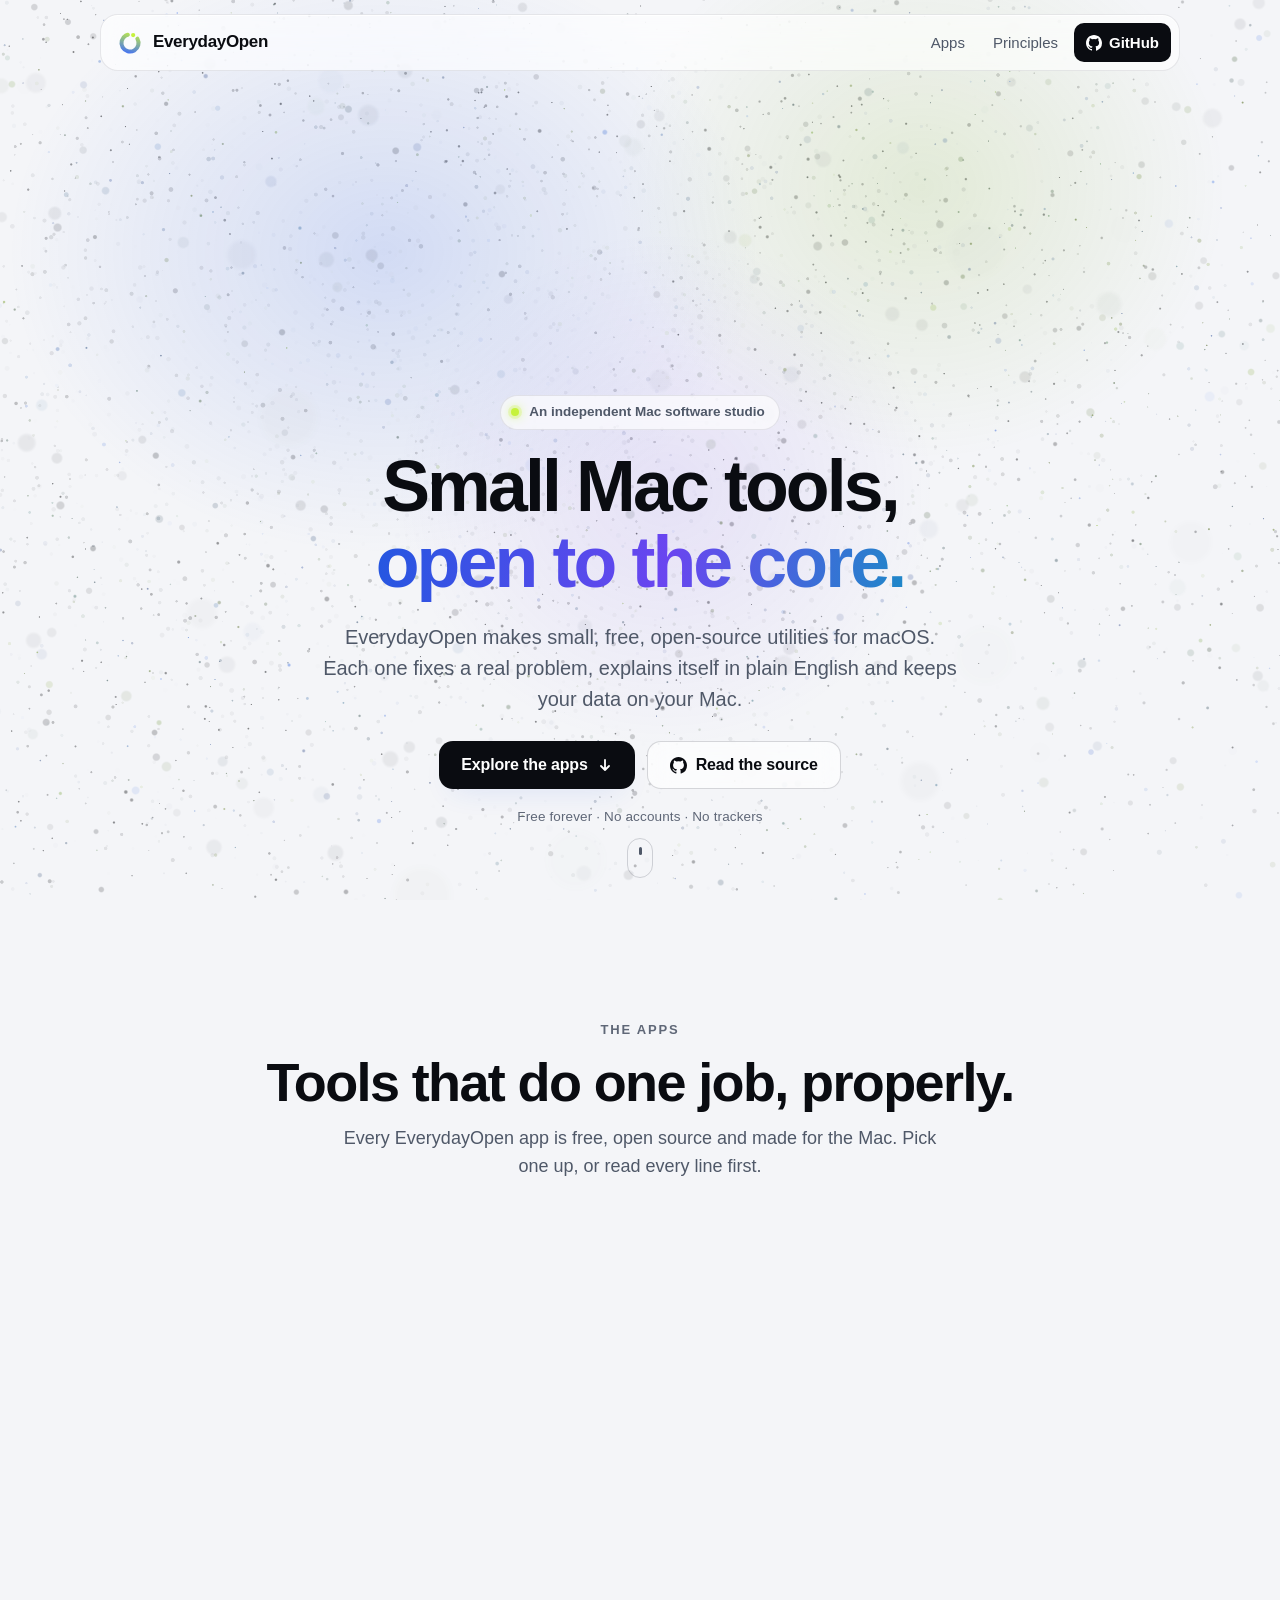
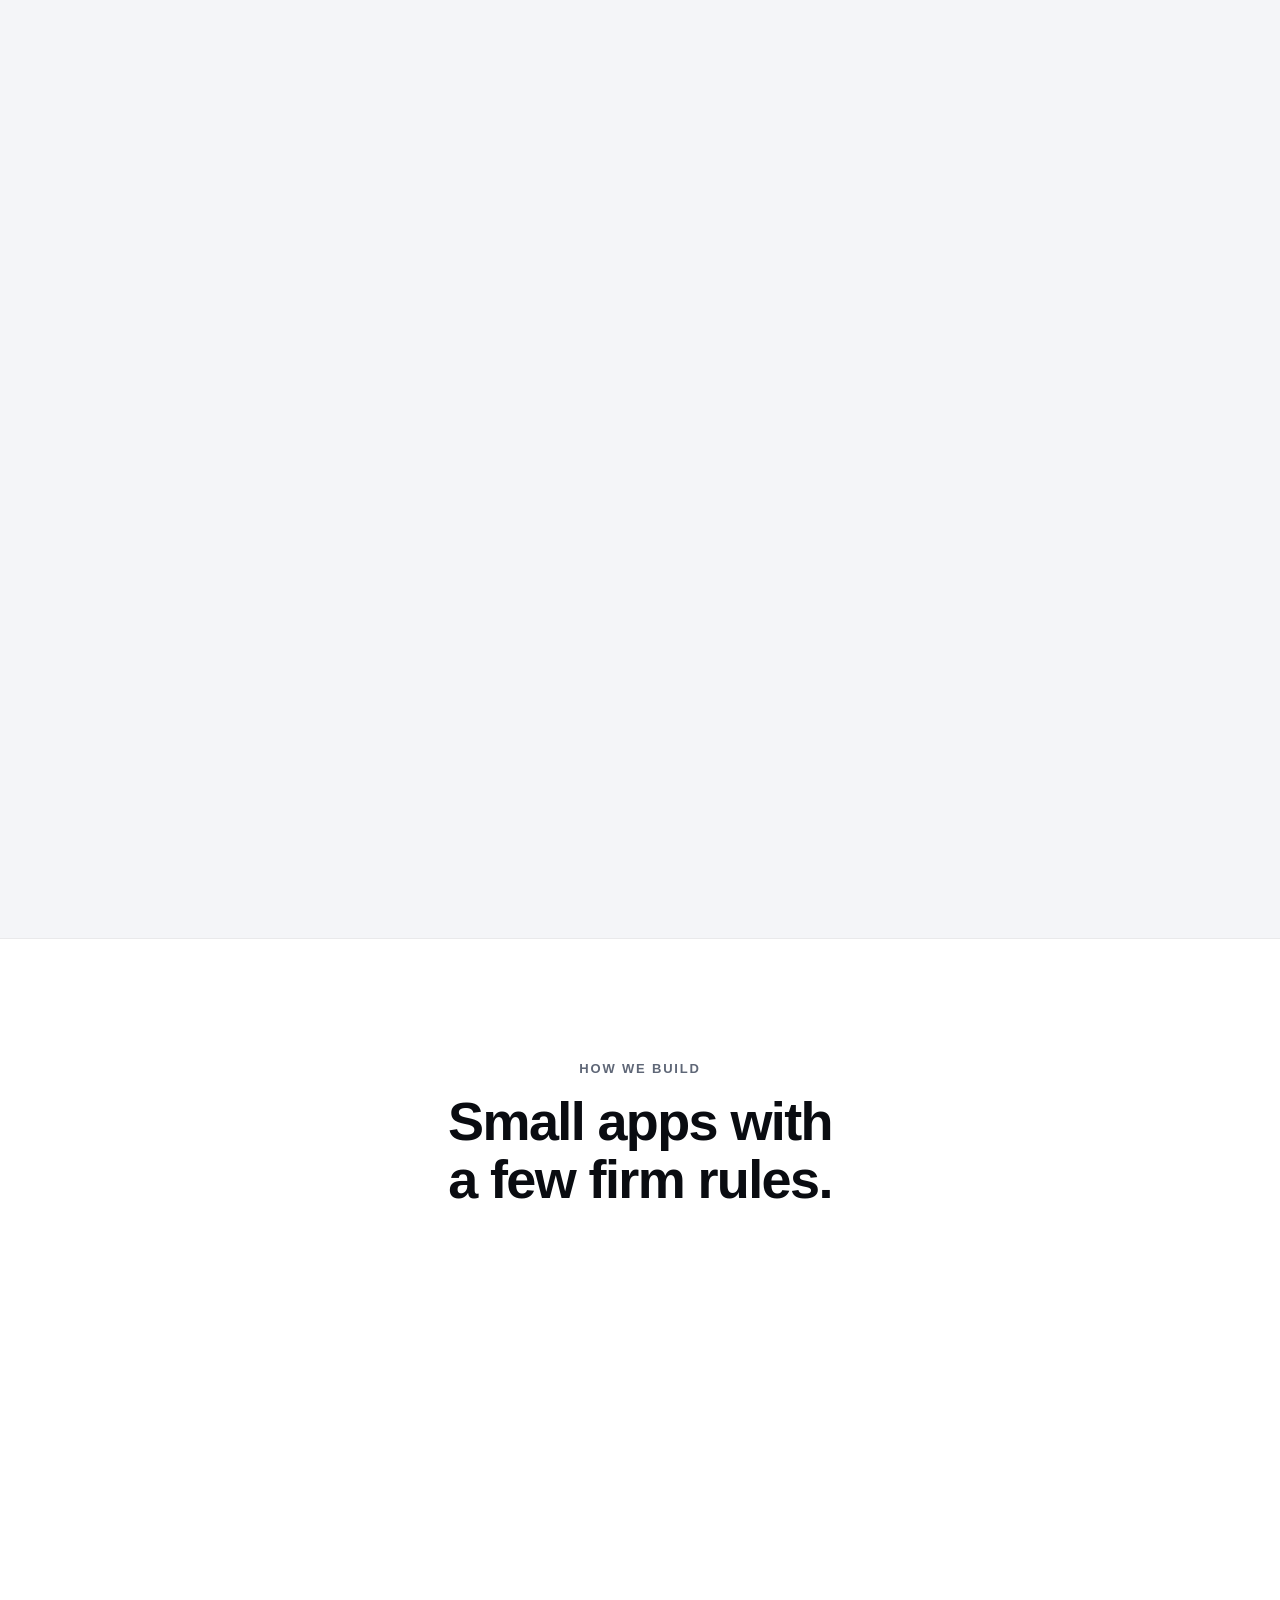
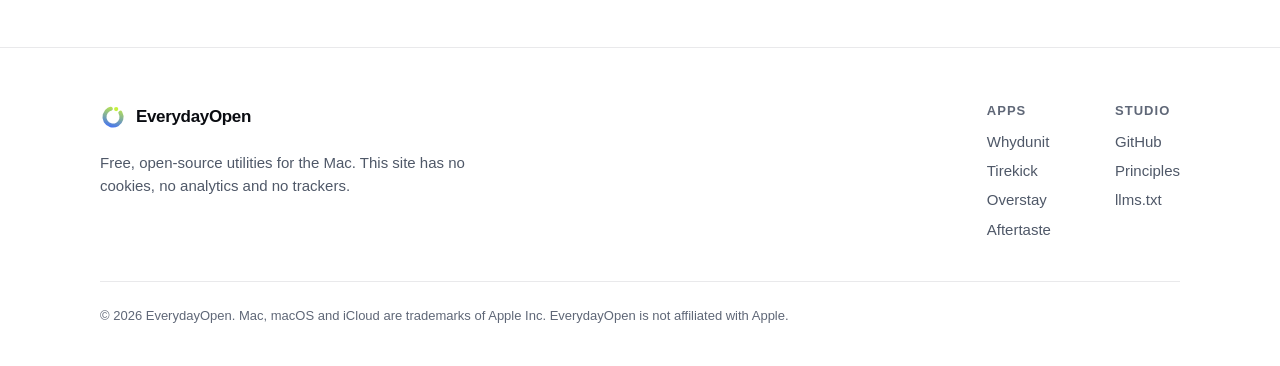
<file: index.html>
<!doctype html>
<html lang="en">
<head>
<meta charset="utf-8">
<meta name="viewport" content="width=device-width, initial-scale=1, viewport-fit=cover">
<meta http-equiv="Content-Security-Policy" content="default-src 'self'; script-src 'self'; style-src 'self'; img-src 'self' data:; connect-src 'self'; base-uri 'none'; form-action 'none'; object-src 'none'">
<meta name="referrer" content="strict-origin-when-cross-origin">
<meta name="color-scheme" content="light dark">
<meta name="theme-color" content="#F4F5F8" media="(prefers-color-scheme: light)">
<meta name="theme-color" content="#05060A" media="(prefers-color-scheme: dark)">
<title>EverydayOpen · Free, open-source Mac utilities</title>
<meta name="description" content="EverydayOpen makes small, free, open-source utilities for macOS: Whydunit fixes iCloud Drive files that won't upload, Tirekick checks a used Mac before you pay. No accounts, no trackers.">
<link rel="canonical" href="https://everydayopen.github.io/">
<meta property="og:type" content="website">
<meta property="og:site_name" content="EverydayOpen">
<meta property="og:title" content="EverydayOpen · Free, open-source Mac utilities">
<meta property="og:description" content="Small Mac tools that fix one real problem, explain themselves in plain English and keep your data on your Mac.">
<meta property="og:url" content="https://everydayopen.github.io/">
<meta property="og:image" content="https://everydayopen.github.io/og.png">
<meta property="og:image:width" content="1200">
<meta property="og:image:height" content="630">
<meta property="og:image:alt" content="The EverydayOpen wordmark made of glowing particles, above the Whydunit and Tirekick app icons.">
<meta name="twitter:card" content="summary_large_image">
<meta name="twitter:title" content="EverydayOpen · Free, open-source Mac utilities">
<meta name="twitter:description" content="Small Mac tools that fix one real problem, explain themselves in plain English and keep your data on your Mac.">
<meta name="twitter:image" content="https://everydayopen.github.io/og.png">
<link rel="icon" href="favicon.svg" type="image/svg+xml">
<link rel="icon" href="favicon-32.png" type="image/png" sizes="32x32">
<link rel="apple-touch-icon" href="apple-touch-icon.png">
<link rel="stylesheet" href="style.css">
<script src="scene.js" defer></script>
</head>
<body>
<svg class="sprite" aria-hidden="true" focusable="false">
  <defs>
    <linearGradient id="ring" x1="0" y1="1" x2="1" y2="0">
      <stop offset="0" stop-color="#3D6BFF"/>
      <stop offset="1" stop-color="#C6F23C"/>
    </linearGradient>
  </defs>
  <symbol id="mark" viewBox="0 0 32 32">
    <circle cx="16" cy="16" r="10.5" fill="none" stroke="url(#ring)" stroke-width="5" stroke-linecap="round" stroke-dasharray="52 14" transform="rotate(-30 16 16)"/>
    <circle cx="19.9" cy="6.3" r="2.6" fill="#C6F23C"/>
  </symbol>
  <symbol id="gh" viewBox="0 0 16 16">
    <path fill="currentColor" d="M8 0C3.58 0 0 3.58 0 8c0 3.54 2.29 6.53 5.47 7.59.4.07.55-.17.55-.38v-1.33c-2.23.48-2.7-1.07-2.7-1.07-.36-.92-.89-1.17-.89-1.17-.73-.5.05-.49.05-.49.8.06 1.23.83 1.23.83.72 1.22 1.87.87 2.33.66.07-.52.28-.87.5-1.07-1.78-.2-3.64-.89-3.64-3.95 0-.87.31-1.59.82-2.15-.08-.2-.36-1.02.08-2.12 0 0 .67-.21 2.2.82a7.6 7.6 0 0 1 4 0c1.53-1.04 2.2-.82 2.2-.82.44 1.1.16 1.92.08 2.12.51.56.82 1.28.82 2.15 0 3.07-1.87 3.75-3.65 3.95.29.25.54.73.54 1.48v2.2c0 .21.15.46.55.38A8.01 8.01 0 0 0 16 8c0-4.42-3.58-8-8-8Z"/>
  </symbol>
</svg>

<a class="skip" href="#apps">Skip to the apps</a>

<canvas id="scene" aria-hidden="true"></canvas>

<div id="stage">
  <header class="nav">
    <a class="brand" href="./" aria-label="EverydayOpen home">
      <svg width="26" height="26" aria-hidden="true"><use href="#mark"/></svg>
      <span>EverydayOpen</span>
    </a>
    <nav aria-label="Main">
      <a href="#apps">Apps</a>
      <a href="#principles">Principles</a>
      <a class="nav-gh" href="https://github.com/EverydayOpen" rel="noopener noreferrer"><svg width="16" height="16" aria-hidden="true"><use href="#gh"/></svg>GitHub</a>
    </nav>
  </header>

  <main>
    <section class="hero" aria-labelledby="hero-title">
      <div class="mark-slot" aria-hidden="true">
        <p class="mark-fallback">Everyday<span>Open</span></p>
      </div>
      <div class="hero-copy">
        <p class="eyebrow"><span class="dot" aria-hidden="true"></span>An independent Mac software studio</p>
        <h1 id="hero-title">Small Mac tools, <span class="grad">open to the core.</span></h1>
        <p class="lede">EverydayOpen makes small, free, open-source utilities for macOS. Each one fixes a real problem, explains itself in plain English and keeps your data on your Mac.</p>
        <div class="cta">
          <a class="btn btn-primary" href="#apps">Explore the apps<svg width="16" height="16" viewBox="0 0 16 16" aria-hidden="true"><path fill="none" stroke="currentColor" stroke-width="1.8" stroke-linecap="round" stroke-linejoin="round" d="M8 3v10m0 0 4-4m-4 4L4 9"/></svg></a>
          <a class="btn btn-quiet" href="https://github.com/EverydayOpen" rel="noopener noreferrer"><svg width="17" height="17" aria-hidden="true"><use href="#gh"/></svg>Read the source</a>
        </div>
        <p class="fine">Free forever · No accounts · No trackers</p>
      </div>
      <a class="scroll-cue" href="#apps" tabindex="-1" aria-hidden="true"><span></span></a>
    </section>

    <section id="apps" class="apps" aria-labelledby="apps-title">
      <div class="section-head">
        <p class="kicker">The apps</p>
        <h2 id="apps-title">Tools that do one job, properly.</h2>
        <p class="sub">Every EverydayOpen app is free, open source and made for the Mac. Pick one up, or read every line first.</p>
      </div>
      <ul class="app-grid">
<!-- apps:start -->
<li class="app app--whydunit reveal" data-theme="light" data-glow="#5B86FF" data-glow-light="#2457E0">
  <div class="app-head">
    <img src="assets/whydunit.png" alt="Whydunit app icon" width="84" height="84" loading="lazy" decoding="async">
    <div>
      <h3><a href="https://everydayopen.github.io/whydunit/">Whydunit</a></h3>
      <p class="app-meta"><span class="pill">Beta</span>macOS 15+ · Free</p>
    </div>
  </div>
  <p class="app-tag">Find out why your iCloud Drive files won&#x27;t upload, and fix them without losing a thing.</p>
  <div class="app-links">
    <a class="btn btn-accent" href="https://github.com/EverydayOpen/whydunit/releases" rel="noopener noreferrer">Download<span class="sr"> Whydunit</span> <small>v0.1.0-beta.2</small></a>
    <a class="btn btn-line" href="https://everydayopen.github.io/whydunit/">Website<span class="sr"> for Whydunit</span></a>
    <a class="btn btn-text" href="https://github.com/EverydayOpen/whydunit" rel="noopener noreferrer"><svg width="16" height="16" aria-hidden="true"><use href="#gh"/></svg>Source<span class="sr"> code for Whydunit</span></a>
  </div>
</li>
<li class="app app--tirekick reveal" data-theme="dark" data-glow="#C6F23C" data-glow-light="#6F9A00">
  <div class="app-head">
    <img src="assets/tirekick.png" alt="Tirekick app icon" width="84" height="84" loading="lazy" decoding="async">
    <div>
      <h3><a href="https://everydayopen.github.io/tirekick/">Tirekick</a></h3>
      <p class="app-meta"><span class="pill">Beta</span>macOS 13+ · Free</p>
    </div>
  </div>
  <p class="app-tag">Kick the tires on a used Mac before you pay: locks, battery, SSD, keys, screen and updates in two minutes.</p>
  <div class="app-links">
    <a class="btn btn-accent" href="https://github.com/EverydayOpen/tirekick/releases" rel="noopener noreferrer">Download<span class="sr"> Tirekick</span> <small>v0.1.0-beta.2</small></a>
    <a class="btn btn-line" href="https://everydayopen.github.io/tirekick/">Website<span class="sr"> for Tirekick</span></a>
    <a class="btn btn-text" href="https://github.com/EverydayOpen/tirekick" rel="noopener noreferrer"><svg width="16" height="16" aria-hidden="true"><use href="#gh"/></svg>Source<span class="sr"> code for Tirekick</span></a>
  </div>
</li>
<li class="app app--overstay reveal" data-theme="dark" data-glow="#F2A93B" data-glow-light="#9A5B00">
  <div class="app-head">
    <img src="assets/overstay.png" alt="Overstay app icon" width="84" height="84" loading="lazy" decoding="async">
    <div>
      <h3><a href="https://everydayopen.github.io/overstay/">Overstay</a></h3>
      <p class="app-meta"><span class="pill">Beta</span>macOS 13+ · Free</p>
    </div>
  </div>
  <p class="app-tag">Find and stop the processes your AI coding agents left running. Free, open source, no permissions.</p>
  <div class="app-links">
    <a class="btn btn-accent" href="https://github.com/EverydayOpen/overstay/releases" rel="noopener noreferrer">Download<span class="sr"> Overstay</span> <small>v0.1.0-beta.1</small></a>
    <a class="btn btn-line" href="https://everydayopen.github.io/overstay/">Website<span class="sr"> for Overstay</span></a>
    <a class="btn btn-text" href="https://github.com/EverydayOpen/overstay" rel="noopener noreferrer"><svg width="16" height="16" aria-hidden="true"><use href="#gh"/></svg>Source<span class="sr"> code for Overstay</span></a>
  </div>
</li>
<li class="app app--aftertaste reveal" data-theme="dark" data-glow="#A99BFF" data-glow-light="#5A44C4">
  <div class="app-head">
    <img src="assets/aftertaste.png" alt="Aftertaste app icon" width="84" height="84" loading="lazy" decoding="async">
    <div>
      <h3><a href="https://everydayopen.github.io/aftertaste/">Aftertaste</a></h3>
      <p class="app-meta"><span class="pill">Beta</span>macOS 13+ · Free</p>
    </div>
  </div>
  <p class="app-tag">Find what an uninstalled Mac app left behind, see why, and move it to the Trash with Undo. Free, open source, honest about what no app can erase.</p>
  <div class="app-links">
    <a class="btn btn-accent" href="https://github.com/EverydayOpen/aftertaste/releases" rel="noopener noreferrer">Download<span class="sr"> Aftertaste</span> <small>v0.1.0-beta.1</small></a>
    <a class="btn btn-line" href="https://everydayopen.github.io/aftertaste/">Website<span class="sr"> for Aftertaste</span></a>
    <a class="btn btn-text" href="https://github.com/EverydayOpen/aftertaste" rel="noopener noreferrer"><svg width="16" height="16" aria-hidden="true"><use href="#gh"/></svg>Source<span class="sr"> code for Aftertaste</span></a>
  </div>
</li>
<!-- apps:end -->
      </ul>
      <aside class="next reveal">
        <svg width="34" height="34" aria-hidden="true"><use href="#mark"/></svg>
        <p><strong>Something new is in the workshop.</strong> Follow EverydayOpen on GitHub to hear about the next app first.</p>
        <a class="btn btn-line btn-sm" href="https://github.com/EverydayOpen" rel="noopener noreferrer">Follow on GitHub</a>
      </aside>
    </section>
  </main>
</div>

<section id="principles" class="principles" aria-labelledby="principles-title">
  <div class="section-head">
    <p class="kicker">How we build</p>
    <h2 id="principles-title">Small apps with a few firm rules.</h2>
  </div>
  <ol class="rules">
    <li class="rule reveal">
      <svg viewBox="0 0 24 24" aria-hidden="true"><path d="M12 3v18M17 7.5c0-1.9-2.2-3-5-3s-5 1.1-5 3 2.2 2.6 5 3 5 1.4 5 3.3-2.2 3.2-5 3.2-5-1.3-5-3.2"/></svg>
      <h3>Free. Really.</h3>
      <p>No trial, no paywall, no account, no upsell. The apps are free, and they stay free.</p>
    </li>
    <li class="rule reveal">
      <svg viewBox="0 0 24 24" aria-hidden="true"><path d="m8 7-5 5 5 5M16 7l5 5-5 5M13.5 4l-3 16"/></svg>
      <h3>Open source</h3>
      <p>Every line is on GitHub. Read it, build it yourself and check exactly what it does.</p>
    </li>
    <li class="rule reveal">
      <svg viewBox="0 0 24 24" aria-hidden="true"><path d="M12 3 5 6v5.5c0 4.3 3 8 7 9.5 4-1.5 7-5.2 7-9.5V6l-7-3Z"/><path d="m9 12 2 2 4-4"/></svg>
      <h3>Private by default</h3>
      <p>No analytics, no tracking, nothing sold. Your files and findings stay on your Mac.</p>
    </li>
    <li class="rule reveal">
      <svg viewBox="0 0 24 24" aria-hidden="true"><circle cx="11" cy="11" r="6.5"/><path d="m16 16 4.5 4.5M8.5 11h5"/></svg>
      <h3>Look before touching</h3>
      <p>Explain first, in plain English. Change as little as possible, and back up before anything does.</p>
    </li>
  </ol>
</section>

<footer class="foot">
  <div class="foot-brand">
    <a class="brand" href="./">
      <svg width="26" height="26" aria-hidden="true"><use href="#mark"/></svg>
      <span>EverydayOpen</span>
    </a>
    <p>Free, open-source utilities for the Mac. This site has no cookies, no analytics and no trackers.</p>
  </div>
  <nav class="foot-links" aria-label="Footer">
    <div>
      <h2>Apps</h2>
<!-- foot:start -->
      <a href="https://everydayopen.github.io/whydunit/">Whydunit</a>
      <a href="https://everydayopen.github.io/tirekick/">Tirekick</a>
      <a href="https://everydayopen.github.io/overstay/">Overstay</a>
      <a href="https://everydayopen.github.io/aftertaste/">Aftertaste</a>
<!-- foot:end -->
    </div>
    <div>
      <h2>Studio</h2>
      <a href="https://github.com/EverydayOpen" rel="noopener noreferrer">GitHub</a>
      <a href="#principles">Principles</a>
      <a href="llms.txt">llms.txt</a>
    </div>
  </nav>
  <p class="fine-print">© 2026 EverydayOpen. Mac, macOS and iCloud are trademarks of Apple Inc. EverydayOpen is not affiliated with Apple.</p>
</footer>
</body>
</html>
</file>
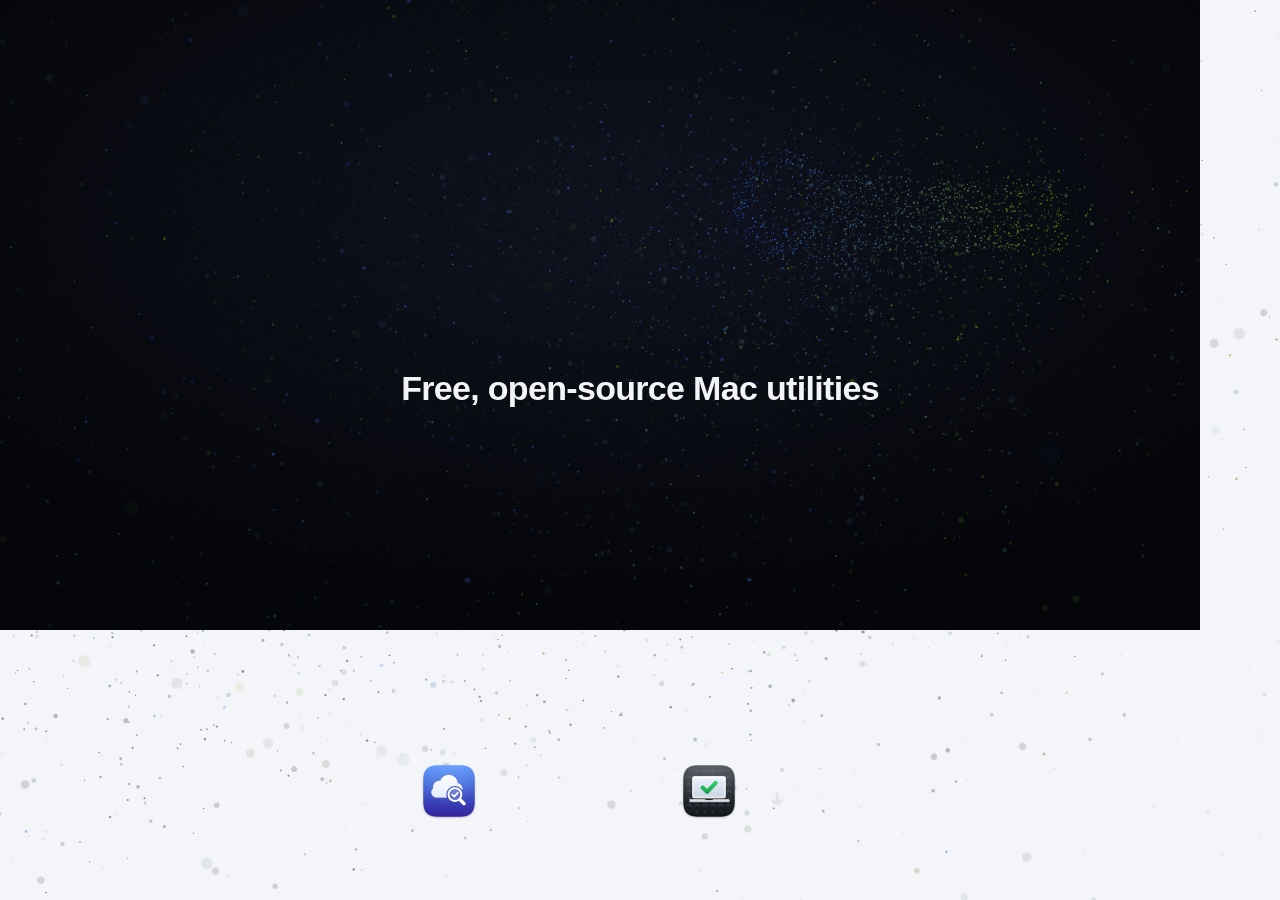
<file: tools/og.html>
<!doctype html>
<!-- Template for og.png; `python tools/build.py --images` screenshots it at 1200x630 (dark, reduced motion). -->
<html lang="en">
<head>
<meta charset="utf-8">
<meta name="robots" content="noindex">
<title>EverydayOpen social card</title>
<link rel="stylesheet" href="../style.css">
<link rel="stylesheet" href="og.css">
<script src="../scene.js" defer></script>
</head>
<body class="og">
<canvas id="scene" aria-hidden="true"></canvas>
<div class="mark-slot"><p class="mark-fallback">Everyday<span>Open</span></p></div>
<p class="og-tag">Free, open-source Mac utilities</p>
<ul class="og-apps">
  <li><img src="../assets/whydunit.png" alt="" width="64" height="64">Whydunit</li>
  <li><img src="../assets/tirekick.png" alt="" width="64" height="64">Tirekick</li>
</ul>
</body>
</html>
</file>
<file: style.css>
/* EverydayOpen studio site. System fonts only; light and dark are both designed, not inverted. */
:root {
  --bg: #F4F5F8;
  --panel: #FFFFFF;
  --fg: #0A0C11;
  --muted: #4F5868;
  --faint: #5F6777;
  --line: rgba(12, 18, 32, .09);
  --line2: rgba(12, 18, 32, .16);
  --glass: rgba(255, 255, 255, .66);
  --btn: #0A0C11;
  --on-btn: #FFFFFF;
  --focus: #2457E0;
  --grad: linear-gradient(100deg, #2457E0 0%, #6A45F0 55%, #1E88C8 100%);
  --glow1: rgba(36, 87, 224, .16);
  --glow2: rgba(120, 170, 20, .14);
  --glow3: rgba(122, 80, 240, .12);
  --shadow: 0 1px 0 rgba(255, 255, 255, .8) inset, 0 30px 60px -36px rgba(24, 40, 90, .35);
  --sans: -apple-system, BlinkMacSystemFont, "SF Pro Display", "Segoe UI Variable Display", "Segoe UI", Inter, Roboto, "Helvetica Neue", Arial, sans-serif;
  --mono: ui-monospace, "SF Mono", "Cascadia Code", Menlo, Consolas, monospace;
  color-scheme: light;
}
@media (prefers-color-scheme: dark) {
  :root {
    --bg: #05060A;
    --panel: #0B0D13;
    --fg: #F2F4F8;
    --muted: #A3ABBA;
    --faint: #8A92A3;
    --line: rgba(255, 255, 255, .08);
    --line2: rgba(255, 255, 255, .16);
    --glass: rgba(18, 21, 30, .58);
    --btn: #F2F4F8;
    --on-btn: #05060A;
    --focus: #C6F23C;
    --grad: linear-gradient(100deg, #86A8FF 0%, #8FE3FF 45%, #C6F23C 100%);
    --glow1: rgba(36, 87, 224, .30);
    --glow2: rgba(198, 242, 60, .10);
    --glow3: rgba(122, 80, 240, .18);
    --shadow: 0 1px 0 rgba(255, 255, 255, .06) inset, 0 40px 80px -40px rgba(0, 0, 0, .9);
    color-scheme: dark;
  }
}

*, *::before, *::after { box-sizing: border-box; }
html { background: var(--bg); scroll-behavior: smooth; -webkit-text-size-adjust: 100%; }
body {
  margin: 0; background: var(--bg); color: var(--fg);
  font: 17px/1.55 var(--sans); -webkit-font-smoothing: antialiased; text-rendering: optimizeLegibility;
  overflow-x: clip;
}
a { color: inherit; }
img { display: block; }
h1, h2, h3 { margin: 0; letter-spacing: -.03em; line-height: 1.06; text-wrap: balance; }
p { margin: 0; }
ul, ol { list-style: none; margin: 0; padding: 0; }
:focus-visible { outline: 2px solid var(--focus); outline-offset: 3px; border-radius: 8px; }
.sprite { position: absolute; width: 0; height: 0; }
.sr { position: absolute; width: 1px; height: 1px; overflow: hidden; clip-path: inset(50%); white-space: nowrap; }
.skip { position: absolute; left: 16px; top: -60px; z-index: 10; padding: 10px 16px; border-radius: 10px; background: var(--btn); color: var(--on-btn); }
.skip:focus { top: 16px; }

/* The canvas sits behind the hero and the apps; principles and footer cover it. */
#scene { position: fixed; inset: 0; width: 100%; height: 100vh; z-index: 0; pointer-events: none; display: none; }
.gl #scene { display: block; }
.gl.rm #scene { position: absolute; height: max(620px, 100svh); }
#stage, .principles, .foot { position: relative; z-index: 1; }

/* Nav */
.nav {
  position: absolute; top: 14px; left: 50%; transform: translateX(-50%); z-index: 5;
  width: min(1080px, calc(100% - 32px)); display: flex; align-items: center; justify-content: space-between;
  padding: 8px 8px 8px 16px; border: 1px solid var(--line); border-radius: 18px;
  background: var(--glass); backdrop-filter: blur(16px) saturate(1.5); -webkit-backdrop-filter: blur(16px) saturate(1.5);
  box-shadow: var(--shadow);
}
.brand { display: inline-flex; align-items: center; gap: 10px; font-weight: 700; letter-spacing: -.02em; text-decoration: none; font-size: 17px; }
.nav nav { display: flex; align-items: center; gap: 4px; }
.nav nav a { text-decoration: none; font-size: 15px; color: var(--muted); padding: 8px 12px; border-radius: 10px; }
.nav nav a:hover { color: var(--fg); }
.nav .nav-gh { display: inline-flex; align-items: center; gap: 7px; color: var(--on-btn); background: var(--btn); font-weight: 600; }
.nav .nav-gh:hover { color: var(--on-btn); opacity: .88; }

/* Buttons */
.btn {
  display: inline-flex; align-items: center; justify-content: center; gap: 9px; min-height: 48px; padding: 0 22px;
  border-radius: 14px; font-weight: 600; font-size: 16px; text-decoration: none; letter-spacing: -.01em; white-space: nowrap;
  transition: transform .15s ease, opacity .15s ease, background-color .15s ease, border-color .15s ease;
}
.btn:hover { transform: translateY(-1px); }
.btn:active { transform: translateY(0); }
.btn small { font-weight: 500; font-size: 12.5px; opacity: .9; letter-spacing: 0; }
.btn-sm { min-height: 40px; padding: 0 16px; font-size: 14.5px; }
.btn-primary { background: var(--btn); color: var(--on-btn); box-shadow: 0 12px 30px -14px var(--glow1); }
.btn-quiet { border: 1px solid var(--line2); background: var(--glass); backdrop-filter: blur(12px); -webkit-backdrop-filter: blur(12px); }
.btn-quiet:hover { border-color: var(--fg); }

/* Hero */
.hero {
  min-height: max(640px, 100svh); display: flex; flex-direction: column; align-items: center;
  padding: 96px 16px 72px; text-align: center; position: relative; isolation: isolate;
}
.hero::before {
  content: ""; position: absolute; inset: -20% 0 0; z-index: -1; pointer-events: none;
  background:
    radial-gradient(42% 40% at 30% 40%, var(--glow1), transparent 70%),
    radial-gradient(34% 36% at 72% 34%, var(--glow2), transparent 70%),
    radial-gradient(30% 34% at 52% 62%, var(--glow3), transparent 70%);
}
.mark-slot { width: min(1100px, 100%); flex: 1 1 auto; min-height: 150px; max-height: 340px; display: grid; place-items: center; }
.mark-fallback {
  font-weight: 800; font-size: clamp(52px, 11.5vw, 156px); letter-spacing: -.055em; line-height: 1; padding-bottom: .12em;
  background: linear-gradient(180deg, var(--fg), color-mix(in srgb, var(--fg) 55%, transparent)); -webkit-background-clip: text; background-clip: text; color: transparent;
}
.mark-fallback span { background: linear-gradient(100deg, #3D6BFF, #C6F23C); -webkit-background-clip: text; background-clip: text; }
.gl .mark-fallback { visibility: hidden; }
.hero-copy { max-width: 780px; display: grid; justify-items: center; gap: 18px; }
.eyebrow {
  display: inline-flex; align-items: center; gap: 10px; padding: 6px 14px 6px 10px; border-radius: 999px;
  font-size: 13.5px; font-weight: 550; color: var(--muted); background: var(--glass); border: 1px solid var(--line);
  backdrop-filter: blur(10px); -webkit-backdrop-filter: blur(10px);
}
.dot { width: 8px; height: 8px; border-radius: 50%; background: #C6F23C; box-shadow: 0 0 0 3px rgba(198, 242, 60, .25), 0 0 12px #C6F23C; }
.hero h1 { font-size: clamp(36px, 5.6vw, 72px); font-weight: 750; letter-spacing: -.04em; }
.grad { display: inline-block; background: var(--grad); -webkit-background-clip: text; background-clip: text; color: transparent; padding-bottom: .06em; }
.lede { font-size: clamp(17px, 1.6vw, 20px); color: var(--muted); max-width: 640px; text-wrap: pretty; }
.cta { display: flex; flex-wrap: wrap; justify-content: center; gap: 12px; margin-top: 8px; }
.fine { font-size: 13.5px; color: var(--faint); letter-spacing: .01em; }
.scroll-cue { position: absolute; bottom: 22px; left: 50%; transform: translateX(-50%); width: 26px; height: 40px; border: 1.5px solid var(--line2); border-radius: 13px; }
.scroll-cue span { position: absolute; left: 50%; top: 8px; width: 3px; height: 8px; margin-left: -1.5px; border-radius: 2px; background: var(--muted); animation: cue 2.2s ease-in-out infinite; }
@keyframes cue { 0%, 100% { transform: translateY(0); opacity: 1; } 60% { transform: translateY(12px); opacity: 0; } }

/* Sections */
.section-head { max-width: 780px; margin: 0 auto; text-align: center; display: grid; gap: 14px; justify-items: center; }
.kicker { font-size: 13px; font-weight: 650; letter-spacing: .14em; text-transform: uppercase; color: var(--faint); }
.section-head h2 { font-size: clamp(30px, 4.4vw, 54px); font-weight: 720; }
.sub { font-size: 18px; color: var(--muted); max-width: 600px; text-wrap: pretty; }

/* Apps: the space above each card is where the WebGL orbs dock. */
.apps { padding: 120px 16px 120px; }
.app-grid { width: min(1080px, 100%); margin: 220px auto 0; display: grid; grid-template-columns: repeat(auto-fit, minmax(min(100%, 440px), 1fr)); gap: 220px 28px; }
.app {
  --accent: #555; --on-accent: #fff; --glow: #888; --rx: 0deg; --ry: 0deg;
  position: relative; display: flex; flex-direction: column; gap: 22px; padding: 32px;
  border-radius: 28px; border: 1px solid var(--card-line); background: var(--card-bg); color: var(--card-fg);
  box-shadow: 0 1px 0 rgba(255, 255, 255, .06) inset, 0 30px 80px -40px color-mix(in srgb, var(--glow) 60%, transparent);
  transform: perspective(1200px) rotateX(var(--rx)) rotateY(var(--ry)); transition: transform .5s cubic-bezier(.2, .8, .2, 1);
}
.app.tilting { transition: transform .12s linear; }
.app[data-theme="light"] { --card-bg: linear-gradient(180deg, #FFFFFF, #F1F5FF); --card-fg: #0B1020; --card-muted: #4A5366; --card-line: rgba(11, 16, 32, .1); }
.app[data-theme="dark"] {
  --card-fg: #F2F2EE; --card-muted: #A3A69C; --card-line: rgba(255, 255, 255, .1);
  --card-bg: linear-gradient(rgba(255, 255, 255, .025) 1px, transparent 1px) 0 0 / 28px 28px, linear-gradient(90deg, rgba(255, 255, 255, .025) 1px, transparent 1px) 0 0 / 28px 28px, linear-gradient(180deg, #141412, #0A0A09);
}
/* The glow the orb casts on the card edge; also stands in for the orb without WebGL. */
.app::before {
  content: ""; position: absolute; left: 50%; top: -180px; width: 300px; height: 300px; transform: translateX(-50%); z-index: -1;
  background: radial-gradient(closest-side, color-mix(in srgb, var(--glow) 38%, transparent), transparent); pointer-events: none;
}
.app::after { content: ""; position: absolute; left: 18%; right: 18%; top: -1px; height: 1px; background: linear-gradient(90deg, transparent, var(--glow), transparent); }
.app-head { display: flex; align-items: center; gap: 18px; }
.app-head img { width: 84px; height: 84px; filter: drop-shadow(0 10px 18px rgba(0, 0, 0, .28)); }
.app h3 { font-size: 32px; font-weight: 750; }
.app h3 a { text-decoration: none; }
.app h3 a:hover { text-decoration: underline; text-decoration-thickness: 2px; text-underline-offset: 4px; }
.app-meta { margin-top: 8px; font-size: 13.5px; font-weight: 550; color: var(--card-muted); display: flex; align-items: center; gap: 10px; flex-wrap: wrap; }
.pill { display: inline-flex; align-items: center; gap: 6px; padding: 3px 10px; border-radius: 999px; border: 1px solid var(--card-line); color: var(--card-fg); }
.pill::before { content: ""; width: 6px; height: 6px; border-radius: 50%; background: var(--accent); box-shadow: 0 0 8px var(--accent); }
.app-tag { font-size: 19px; line-height: 1.5; color: var(--card-fg); text-wrap: pretty; flex: 1; }
.app-links { display: flex; flex-wrap: wrap; gap: 10px; align-items: center; }
.btn-accent { background: var(--accent); color: var(--on-accent); box-shadow: 0 12px 30px -14px var(--accent); }
.btn-line { border: 1px solid var(--card-line, var(--line2)); color: inherit; }
.btn-line:hover { background: color-mix(in srgb, currentColor 6%, transparent); }
.btn-text { color: var(--card-muted); padding: 0 12px; }
.btn-text:hover { color: var(--card-fg); }
.app :focus-visible { outline-color: var(--accent); }
.app[data-theme="light"] :focus-visible { outline-color: #2457E0; }

.next {
  width: min(1080px, 100%); margin: 64px auto 0; display: flex; align-items: center; gap: 18px; padding: 18px 18px 18px 22px;
  border-radius: 22px; border: 1px dashed var(--line2); color: var(--muted); background: var(--glass);
  backdrop-filter: blur(12px); -webkit-backdrop-filter: blur(12px);
}
.next p { flex: 1; text-wrap: pretty; }
.next strong { color: var(--fg); font-weight: 600; }
.next svg { flex: none; }

/* apps:start */
.app--whydunit { --accent: #2457E0; --on-accent: #FFFFFF; --glow: #5B86FF; }
.app--tirekick { --accent: #C6F23C; --on-accent: #0A0A09; --glow: #C6F23C; }
.app--overstay { --accent: #F2A93B; --on-accent: #1A1000; --glow: #F2A93B; }
.app--aftertaste { --accent: #A99BFF; --on-accent: #120B2E; --glow: #A99BFF; }
/* apps:end */

/* Principles */
.principles { background: var(--panel); border-top: 1px solid var(--line); padding: 120px 16px; }
.rules { width: min(1080px, 100%); margin: 64px auto 0; display: grid; grid-template-columns: repeat(auto-fit, minmax(min(100%, 230px), 1fr)); gap: 16px; }
.rule { padding: 26px 24px 28px; border: 1px solid var(--line); border-radius: 22px; background: var(--bg); display: grid; gap: 8px; align-content: start; }
.rule svg {
  width: 48px; height: 48px; padding: 11px; margin-bottom: 18px; border-radius: 14px; fill: none; stroke: var(--fg); stroke-width: 1.7; stroke-linecap: round; stroke-linejoin: round;
  border: 1px solid transparent; background: linear-gradient(var(--panel), var(--panel)) padding-box, var(--grad) border-box;
}
.rule h3 { font-size: 20px; font-weight: 700; letter-spacing: -.02em; }
.rule p { color: var(--muted); font-size: 15.5px; }

/* Footer */
.foot { background: var(--panel); border-top: 1px solid var(--line); padding: 56px max(16px, calc((100% - 1080px) / 2)) 40px; display: grid; grid-template-columns: 1fr auto; gap: 40px; }
.foot-brand { max-width: 380px; }
.foot-brand p { color: var(--muted); margin-top: 12px; font-size: 15px; }
.foot-links { display: flex; gap: 64px; }
.foot-links div { display: grid; gap: 6px; align-content: start; }
.foot-links h2 { font-size: 13px; font-weight: 650; letter-spacing: .08em; text-transform: uppercase; color: var(--faint); margin-bottom: 6px; }
.foot-links a { text-decoration: none; font-size: 15px; color: var(--muted); }
.foot-links a:hover { color: var(--fg); }
.fine-print { grid-column: 1 / -1; padding-top: 24px; border-top: 1px solid var(--line); color: var(--faint); font-size: 13px; }

/* Scroll reveal (scene.js adds .js to <html> and .in to each .reveal) */
.js .reveal { opacity: 0; translate: 0 22px; transition: opacity .8s ease, translate .8s cubic-bezier(.2, .8, .2, 1); }
.js .reveal.in { opacity: 1; translate: 0 0; }
.rules .rule:nth-child(2) { transition-delay: .08s; }
.rules .rule:nth-child(3) { transition-delay: .16s; }
.rules .rule:nth-child(4) { transition-delay: .24s; }

/* 404 */
.lost { min-height: 100svh; display: grid; place-content: center; justify-items: center; gap: 18px; padding: 24px 16px; text-align: center; }
.lost h1 { font-size: clamp(34px, 6vw, 60px); }
.lost p { color: var(--muted); max-width: 40ch; }

@media (max-width: 640px) {
  body { font-size: 16px; }
  .nav { top: 10px; padding-left: 12px; }
  .nav nav a { padding: 8px 9px; font-size: 14px; }
  .nav nav a[href="#principles"] { display: none; }
  .hero { padding-top: 84px; padding-bottom: 80px; }
  .mark-slot { min-height: 190px; }
  .mark-fallback { font-size: 22vw; }
  .mark-fallback span { display: block; }
  .btn { min-height: 44px; padding: 0 16px; font-size: 15px; }
  .apps, .principles { padding-top: 88px; padding-bottom: 88px; }
  .app-grid { margin-top: 170px; row-gap: 170px; }
  .app::before { top: -150px; width: 240px; height: 240px; }
  .app { padding: 24px; border-radius: 24px; }
  .app-head img { width: 68px; height: 68px; }
  .app h3 { font-size: 27px; }
  .app-tag { font-size: 17px; }
  .next { flex-wrap: wrap; }
  .app-links .btn-accent { flex: 1 1 100%; }
  .app-links .btn-line, .app-links .btn-text { flex: 1 1 0; }
  .foot { grid-template-columns: 1fr; }
  .foot-links { gap: 48px; }
}
@media (prefers-reduced-motion: reduce) {
  html { scroll-behavior: auto; }
  .scroll-cue span { animation: none; }
  .btn, .app { transition: none; }
  .app { transform: none; }
  .js .reveal { opacity: 1; translate: 0 0; transition: none; }
}
</file>
<file: tools/og.css>
.og { width: 1200px; height: 630px; overflow: hidden; background: radial-gradient(760px 380px at 50% 34%, #10131f, #05060A); }
.og .mark-slot { position: absolute; left: 90px; top: 70px; width: 1020px; height: 280px; max-height: none; }
.og-tag { position: absolute; left: 0; right: 0; top: 368px; text-align: center; font: 600 34px/1.2 var(--sans); letter-spacing: -.02em; color: #F2F4F8; }
.og-apps { position: absolute; left: 0; right: 0; bottom: 64px; display: flex; justify-content: center; gap: 28px; }
.og-apps li { display: flex; align-items: center; gap: 14px; padding: 12px 26px 12px 12px; border-radius: 22px; border: 1px solid rgba(255, 255, 255, .1); background: rgba(255, 255, 255, .04); color: #F2F4F8; font: 700 26px/1 var(--sans); letter-spacing: -.02em; }
.og-apps img { width: 64px; height: 64px; }
</file>
